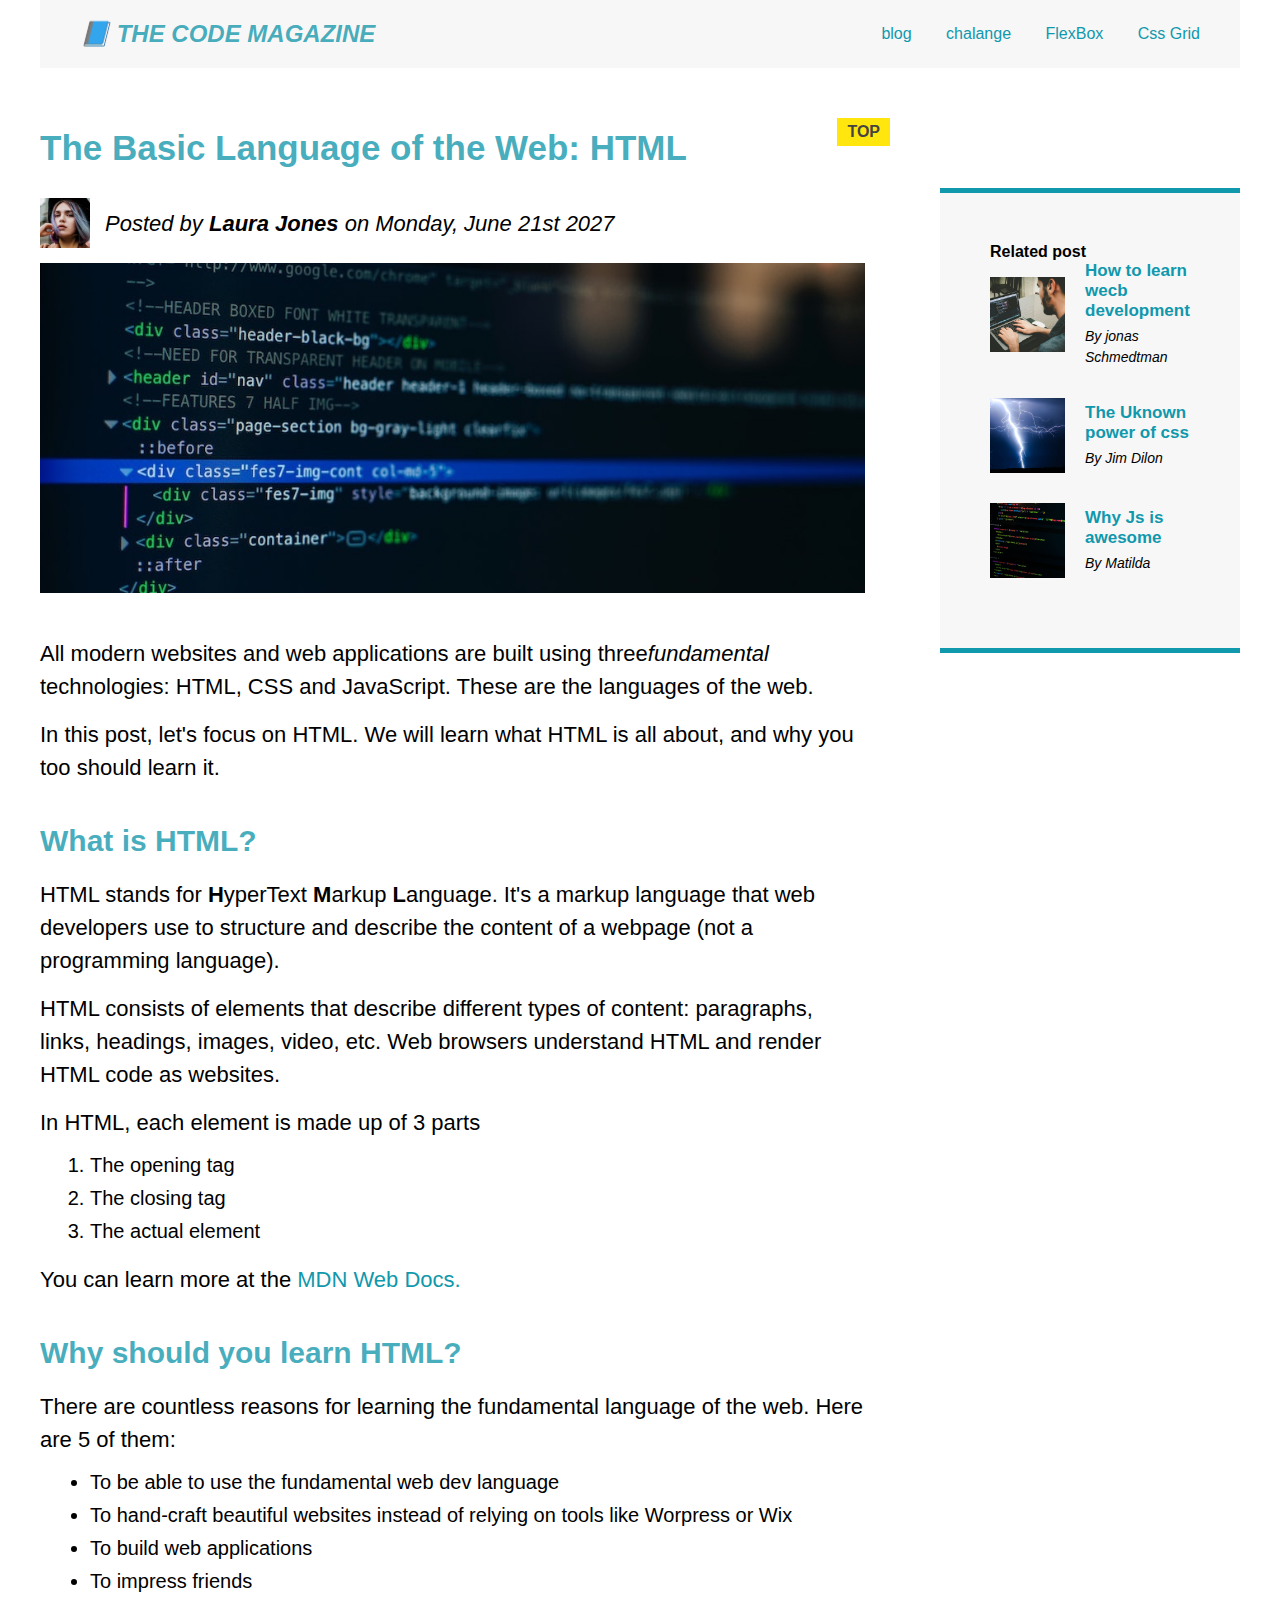
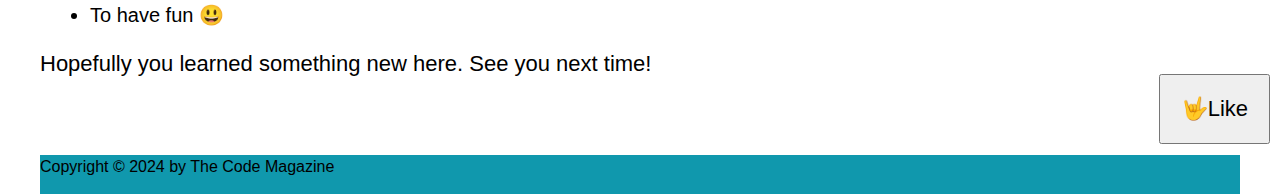
<file: index.html>
<!DOCTYPE html>
<html lang="en">
  <head>
    <meta charset="UTF-8" />

    <title>Basic language web of html</title>
    <link rel="stylesheet" href="style.css" />
  </head>
  <body>
    <div class="container">
      <header class="mainHeader clearfix">
        <h1>📘 The Code Magazine</h1>

        <nav>
          <a href="blog.html">blog</a>
          <a href="challenge.html">chalange</a>
          <a href="flexbox.html">FlexBox</a>
          <a href="css-grid.html">Css Grid</a>
        </nav>
      </header>
      <!-- <div class="clear"></div> -->
      <!-- <div class="row"> -->
      <article>
        <header class="postheader">
          <h2>The Basic Language of the Web: HTML</h2>
          <div class="author-box">
            <img
              src="image/laura-jones.jpg"
              class="author-img"
              height="50"
              width="50"
              alt=""
            />
            <p id="author" class="author">
              Posted by <strong>Laura Jones </strong>on Monday, June 21st 2027
            </p>
          </div>
          <img
            src="image/post-img.jpg"
            class="postimg"
            width="'500px"
            height="200px"
            alt=""
          />
        </header>
        <button>🤟Like</button>
        <p>
          All modern websites and web applications are built using three<em
            >fundamental</em
          >
          technologies: HTML, CSS and JavaScript. These are the languages of the
          web.
        </p>
        <p>
          In this post, let's focus on HTML. We will learn what HTML is all
          about, and why you too should learn it.
        </p>
        <h3>What is HTML?</h3>
        <p>
          HTML stands for <strong>H</strong>yperText <strong>M</strong>arkup
          <strong>L</strong>anguage. It's a markup language that web developers
          use to structure and describe the content of a webpage (not a
          programming language).
        </p>
        <p>
          HTML consists of elements that describe different types of content:
          paragraphs, links, headings, images, video, etc. Web browsers
          understand HTML and render HTML code as websites.
        </p>
        <p>In HTML, each element is made up of 3 parts</p>
        <ol>
          <li class="first-li">The opening tag</li>
          <li>The closing tag</li>
          <li>The actual element</li>
        </ol>
        <p>
          You can learn more at the
          <a href="https://developer.mozilla.org/en-US/" target="_blank"
            >MDN Web Docs.</a
          >
        </p>

        <h3>Why should you learn HTML?</h3>

        <p>
          There are countless reasons for learning the fundamental language of
          the web. Here are 5 of them:
        </p>

        <ul>
          <li class="first-li">
            To be able to use the fundamental web dev language
          </li>
          <li>
            To hand-craft beautiful websites instead of relying on tools like
            Worpress or Wix
          </li>
          <li>To build web applications</li>
          <li>To impress friends</li>
          <li>To have fun 😃</li>
        </ul>

        <p>Hopefully you learned something new here. See you next time!</p>
      </article>
      <aside>
        <h4>Related post</h4>
        <ul class="item">
          <li class="item-post">
            <img src="image/related-1.jpg" aclt="" width="75" height="75" />
            <div>
              <a href="" class="related-link">How to learn wecb development</a>

              <p class="related-author">By jonas Schmedtman</p>
            </div>
          </li>
          <li class="item-post">
            <img src="image/related-2.jpg" aclt="" width="75" height="75" />
            <div>
              <a href="" class="related-link">The Uknown power of css</a>
              <p class="related-author">By Jim Dilon</p>
            </div>
          </li>
          <li class="item-post">
            <img src="image/related-3.jpg" aclt="" width="75" height="75" />
            <div>
              <a href="" class="related-link">Why Js is awesome</a>
              <p class="related-author">By Matilda</p>
            </div>
          </li>
        </ul>
      </aside>
      <!-- </div> -->
      <footer>
        <p id="copy" class="copy" class="text">
          Copyright &copy; 2024 by The Code Magazine
        </p>
      </footer>
    </div>
  </body>
</html>
</file>
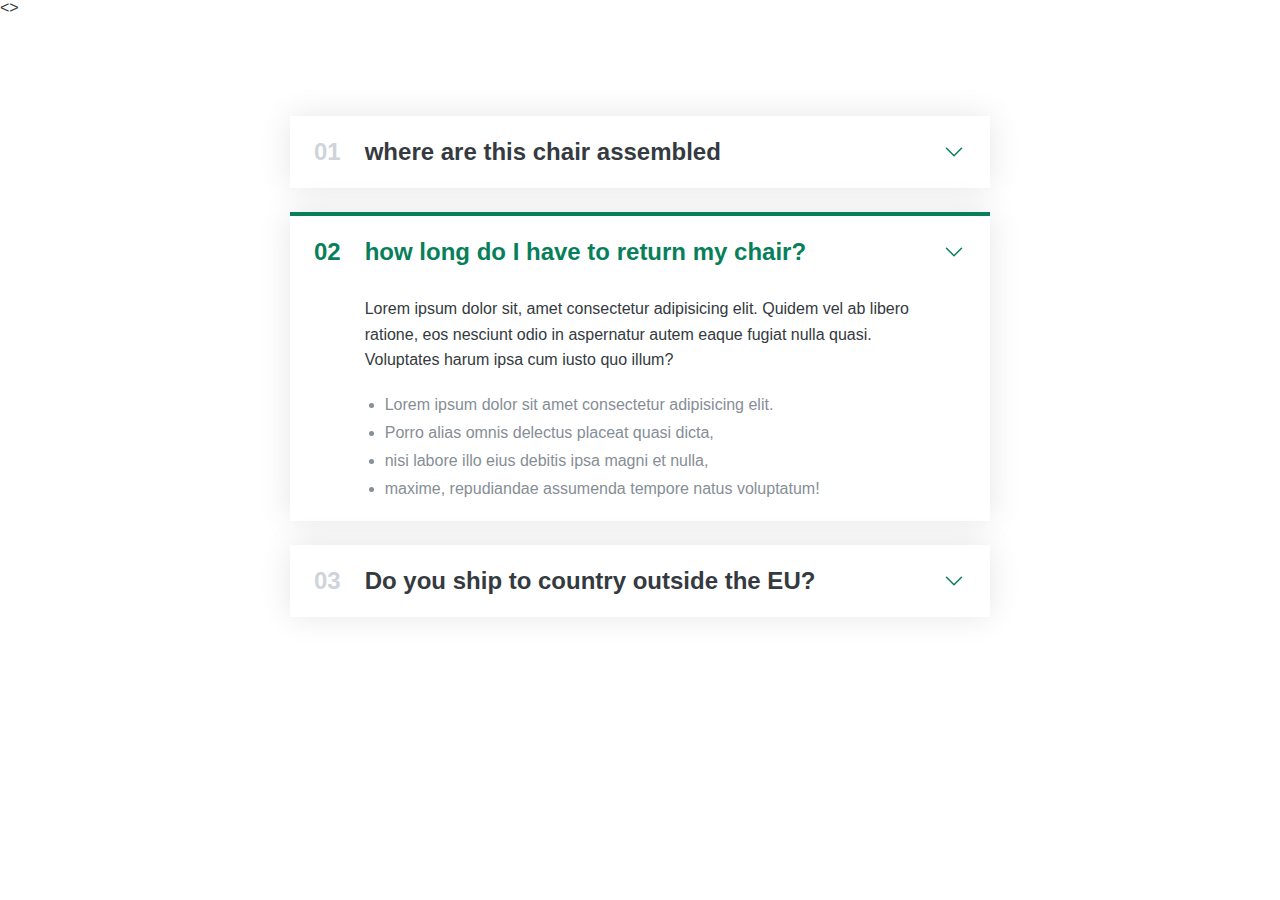
<file: blog.html>
<!DOCTYPE html>
<html lang="en">
  <>
    <meta charset="UTF-8" />
    <meta http-equiv="X-UA-Compatible" content="IE=edge" />
    <meta name="viewport" content="width=device-width, initial-scale=1.0" />
    <title>arcordian component post</title>
    <style>
      /*
SPACING SYSTEM (px)
2 / 4 / 8 / 12 / 16 / 24 / 32 / 48 / 64 / 80 / 96 / 128

FONT SIZE SYSTEM (px)
10 / 12 / 14 / 16 / 18 / 20 / 24 / 30 / 36 / 44 / 52 / 62 / 74 / 86 / 98
*/

/* colors
#099268
 main color: #087f5b 
 gray color #343a40*/

 * {
  margin: 0;
  padding: 0;
  box-sizing: border-box;
}

/* ------------------------ */
/* GENERAL STYLES */
/* ------------------------ */
body {
  font-family: sans-serif;
  color: #343a40;
  line-height: 1;
  /* border-bottom: 8px solid #087f5b; */
}
.accordian{
  width: 700px;
  margin: 100px auto;

  display: flex;
  flex-direction: column;
  gap: 24px;

}
.item{
box-shadow: 0 0 32px rgba(0, 0, 0, 0.1);
padding: 24px;

display: grid;
grid-template-columns:auto 1fr auto;
column-gap: 24px;
row-gap: 32px;
align-items: center;


}
.number, .text{
  font-size: 24px;
  font-weight: 600;
  /* color:  #087f5b; */
color: #343a40;
}
.number{
  color: #ced4da;
}
.icon{
  width: 24px;
  height: 24px;
  stroke: #087f5b;

}
.hidden-box{
  grid-column: 2;
  display: none;
}
.hidden-box p{
line-height: 1.6;
margin-bottom: 24px;
}
 .hidden-box ul{
  color: #868e96;
  margin-left: 20px;
  display: flex;
  flex-direction: column;
  gap: 12px;
 }

 /* OPEN STATES */

 .open{
  border-top:4px solid #087f5b
 }
 .open .hidden-box{
  display: block;
 }
 .open .number , .open .text{
  color: #087f5b;
 }
    </style>
  </head>
  <body>
    <!-- <a href="index.html">BACKHome</a> -->

    
    <div class="accordian">
      <div class="item">
      
        <p class="number">01</p>
        <p class="text">where are this chair assembled</p>
        
        <svg xmlns="http://www.w3.org/2000/svg" fill="none"
        viewBox="0 0 24 24" stroke-width="1.5"
        stroke="currentColor" class="icon">
        <path
        stroke-linecap="round"
        stroke-linejoin="round"
        d="M19.5 8.25l-7.5 7.5-7.5-7.5" />
      </svg>
      
      <div class="hidden-box">
        <p>
          Lorem ipsum dolor sit,
          amet consectetur adipisicing elit.
          Quidem vel ab libero ratione,
          eos nesciunt odio in aspernatur autem eaque fugiat nulla quasi.
          Voluptates harum ipsa cum iusto quo illum?
        </p>
        <ul>
          <li>Lorem ipsum dolor sit amet consectetur adipisicing elit.</li>
          <li>Porro alias omnis delectus placeat quasi dicta,</li>
          <li> nisi labore illo eius debitis ipsa magni et nulla,</li>
          <li> maxime, repudiandae assumenda tempore natus voluptatum!</li>
        </ul>
      </div>
    </div>
    
      <div class="item open">
      
        <p class="number">02</p>
        
        <p class="text">how long do I have to return my chair?</p>
        <svg xmlns="http://www.w3.org/2000/svg" fill="none"
        viewBox="0 0 24 24" stroke-width="1.5"
        stroke="currentColor" class="icon">
        <path
        stroke-linecap="round"
        stroke-linejoin="round"
        d="M19.5 8.25l-7.5 7.5-7.5-7.5" />
      </svg>
      
      <div class="hidden-box">
        <p>
          Lorem ipsum dolor sit,
          amet consectetur adipisicing elit.
          Quidem vel ab libero ratione,
          eos nesciunt odio in aspernatur autem eaque fugiat nulla quasi.
          Voluptates harum ipsa cum iusto quo illum?
      </p>
      <ul>
        <li>Lorem ipsum dolor sit amet consectetur adipisicing elit.</li>
        <li>Porro alias omnis delectus placeat quasi dicta,</li>
        <li> nisi labore illo eius debitis ipsa magni et nulla,</li>
        <li> maxime, repudiandae assumenda tempore natus voluptatum!</li>
      </ul>
    </div>
  </div>


      <div class="item">
      
        <p class="number">03</p>
        <p class="text">Do you ship to country outside the  EU?</p>

    <svg xmlns="http://www.w3.org/2000/svg" fill="none"
     viewBox="0 0 24 24" stroke-width="1.5"
      stroke="currentColor" class="icon">
      <path
       stroke-linecap="round"
       stroke-linejoin="round"
        d="M19.5 8.25l-7.5 7.5-7.5-7.5" />
    </svg>
    
    <div class="hidden-box">
      <p>
        Lorem ipsum dolor sit,
        amet consectetur adipisicing elit.
        Quidem vel ab libero ratione,
        eos nesciunt odio in aspernatur autem eaque fugiat nulla quasi.
        Voluptates harum ipsa cum iusto quo illum?
      </p>
      <ul>
        <li>Lorem ipsum dolor sit amet consectetur adipisicing elit.</li>
        <li>Porro alias omnis delectus placeat quasi dicta,</li>
        <li> nisi labore illo eius debitis ipsa magni et nulla,</li>
        <li> maxime, repudiandae assumenda tempore natus voluptatum!</li>
      </ul>
    </div>
  </div>
    </div>
  </body>
</html>
</file>
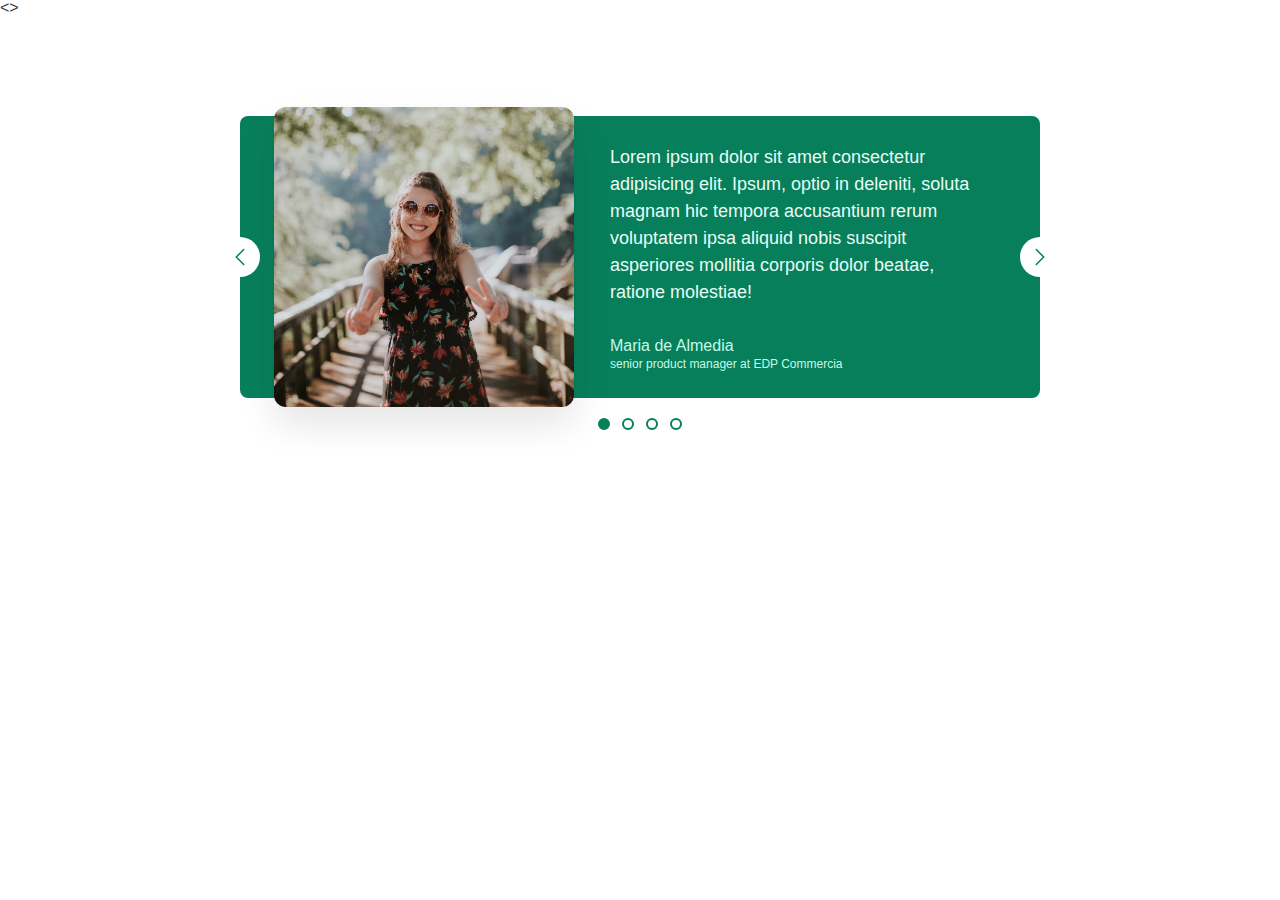
<file: carousel.html>
<!DOCTYPE html>
<html lang="en">
  <>
    <meta charset="UTF-8" />
    <meta http-equiv="X-UA-Compatible" content="IE=edge" />
    <meta name="viewport" content="width=device-width, initial-scale=1.0" />
    <title> caeroselcomponent post</title>
    <style>
      /*
SPACING SYSTEM (px)
2 / 4 / 8 / 12 / 16 / 24 / 32 / 48 / 64 / 80 / 96 / 128

FONT SIZE SYSTEM (px)
10 / 12 / 14 / 16 / 18 / 20 / 24 / 30 / 36 / 44 / 52 / 62 / 74 / 86 / 98
*/

/* colors
#099268
 main color: #087f5b 
 gray color #343a40*/

 * {
  margin: 0;
  padding: 0;
  box-sizing: border-box;
}

/* ------------------------ */
/* GENERAL STYLES */
/* ------------------------ */
body {
  font-family: sans-serif;
  color: #343a40;
  line-height: 1;
  /* border-bottom: 8px solid #087f5b; */}
  img{
    height: 200px;
    border-radius: 8px;
    transform: scale(1.5);
    box-shadow: 0 12px 24px rgba(0, 0, 0, 0.1);
  }

  .carousel{
    width: 800px;
    margin: 100px auto;
    background-color:#087f5b ;
    border-radius: 8px;
    color: #fff;
    padding:28px 46px 28px 84px;
    display: flex;
    align-items: center;
    gap: 86px;
    position: relative;
  }

  .testimonial-text{
    font-size: 18px;
    font-weight: 500;
    line-height: 1.5;
    margin-bottom: 32px;
    color: #e6fcf5;

  }
.testimonial-author{
  font: 14px;
  margin-bottom: 4px;
  color: #c3fae8;


}
.testimonial-job{
font-size: 12px;
color: #c3fae8;
}

/* d\controls */
.btn{
  background-color: #fff;
  border: none;
  height:40px;
  width:40px ;
  border-radius: 50%;
  position: absolute;
 
 cursor: pointer;
  display: flex;
  align-items: center;
  justify-content: center;
}
.btn--left{
/* in t=relation to parent element */
  left: 0;
  top: 50%;
  /* in relation to element itself */
 transform: translate(-50%, -50%);
}
.btn--right{
  right: 0;
  top: 50%;
  transform: translate(50%, -50%);
}
.btn-icon{
  height: 24px;
  width: 24px;
  stroke: #087f5b;
}
.dots{
position:absolute ;
left: 50%;
bottom: 0;
transform: translate(-50%,32px);

display: flex;

gap: 12px;

}
.dot{
  height: 12px;
  width: 12px;
  background-color: #fff;
  border: 2px solid #087f5b;
  border-radius: 50%;
  cursor: pointer;
}
.dot--fill{
  background: #087f5b;
}
    </style>
  </head>
  <body>
    <div class="carousel">
      <img src="image/maria.jpg" alt="">
      <blockquote class="testimonial">
        <p class="testimonial-text">

          Lorem ipsum dolor sit amet consectetur adipisicing elit. 
          Ipsum, optio in deleniti, soluta magnam hic tempora accusantium
          rerum voluptatem ipsa aliquid nobis suscipit asperiores mollitia corporis dolor beatae, ratione molestiae!
        </p>
        <p class="testimonial-author">
          Maria de Almedia
        </p>
        <p class="testimonial-job">
          senior product manager at EDP Commercia
        </p>
      </blockquote>
      <button class="btn btn--left">
        <svg xmlns="http://www.w3.org/2000/svg" 
        fill="none" 
        viewBox="0 0 24 24" 
        stroke-width="1.5" stroke="currentColor"
         class="btn-icon">
          <path stroke-linecap="round"
           stroke-linejoin="round"
            d="M15.75 19.5L8.25 12l7.5-7.5" />
        </svg>
        
      </button>
      <button class="btn btn--right">
        <svg xmlns="http://www.w3.org/2000/svg" 
        fill="none" viewBox="0 0 24 24" 
        stroke-width="1.5" stroke="currentColor" 
        class="btn-icon">
          <path stroke-linecap="round" 
          stroke-linejoin="round"
           d="M8.25 4.5l7.5 7.5-7.5 7.5" />
        </svg>
        
      </button>
      <div class="dots">
        <button class="dot dot--fill">&nbsp;</button>
        <button class="dot">&nbsp;</button>
        <button class="dot">&nbsp;</button>
        <button class="dot">&nbsp;</button>
      </div>
    </div>
    
  </body>
</html>
</file>
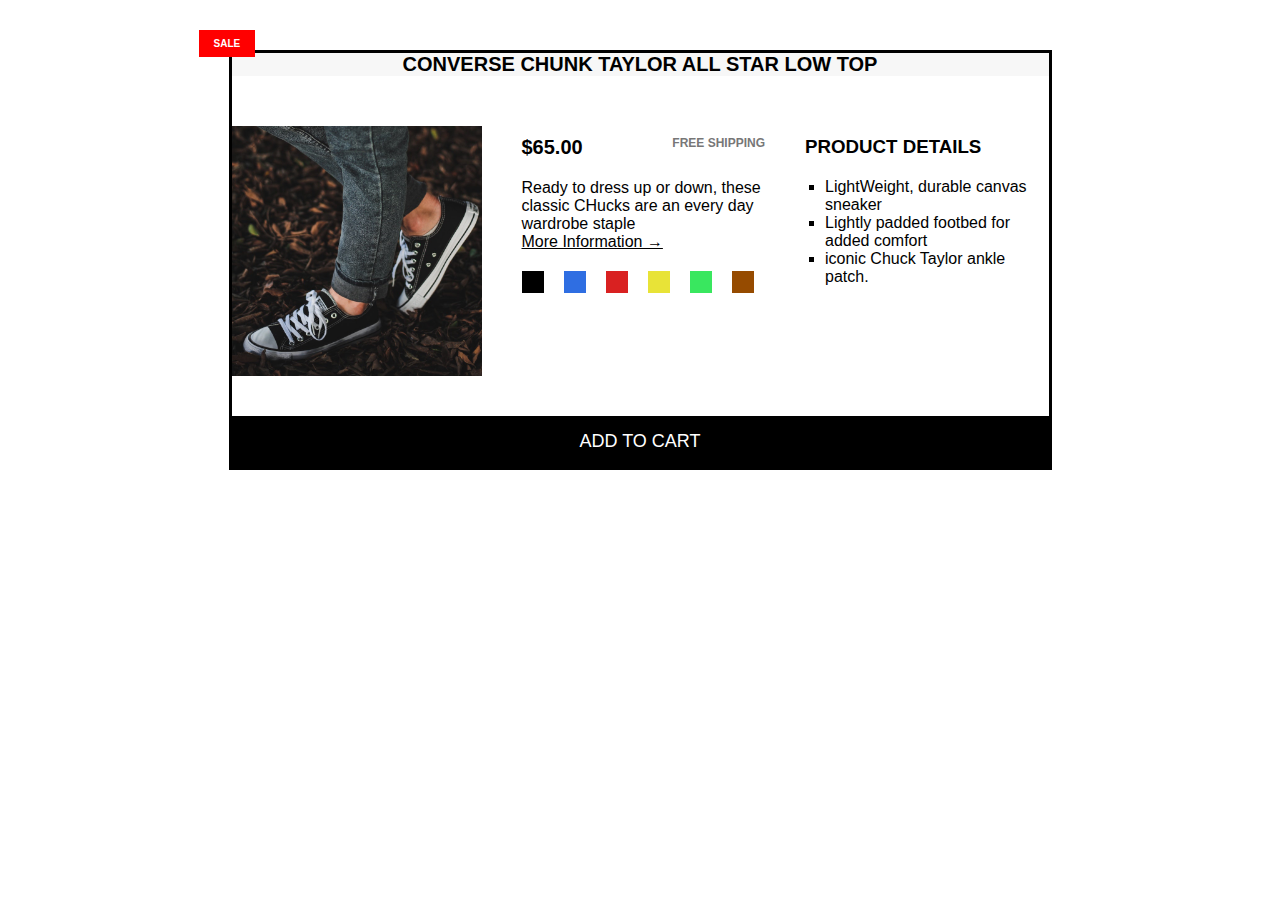
<file: challenge.html>
<!DOCTYPE html>
<html lang="en">
  <head>
    <meta charset="UTF-8" />
    <meta http-equiv="X-UA-Compatible" content="IE=edge" />
    <meta name="viewport" content="width=device-width, initial-scale=1.0" />
    <title>Challenge</title>
    <link rel="stylesheet" href="challenge.css" />
  </head>
  <body>
    <article class="product">
      <h2 class="product-title">Converse Chunk Taylor all Star Low Top</h2>
      <!-- <div class="column"> -->
      <img src="image/challenges.jpg" height="250" width="250" class="img" />
      <div class="product-info">
        <div class="product-price">
          <p class="fee"><strong> $65.00 </strong></p>
          <p class="free">Free Shipping</p>
        </div>
        <p class="sales">sale</p>
        <p>
          Ready to dress up or down, these classic CHucks are an every day
          wardrobe staple
        </p>
        <a href="www.converse.com.au" class="more-info"
          >More Information &rarr;
        </a>

        <div class="colors">
          <div class="color"></div>
          <div class="color color-blue"></div>
          <div class="color color-red"></div>
          <div class="color color-yellow"></div>
          <div class="color color-green"></div>
          <div class="color color-brown"></div>
        </div>
      </div>
      <div class="product-detail">
        <h3 class="title">product details</h3>
        <ul class="list">
          <li>LightWeight, durable canvas sneaker</li>
          <li>Lightly padded footbed for added comfort</li>
          <li>iconic Chuck Taylor ankle patch.</li>
        </ul>
      </div>
      <!-- </div> -->
      <button class="add-cart">add to cart</button>
    </article>
  </body>
</html>
</file>
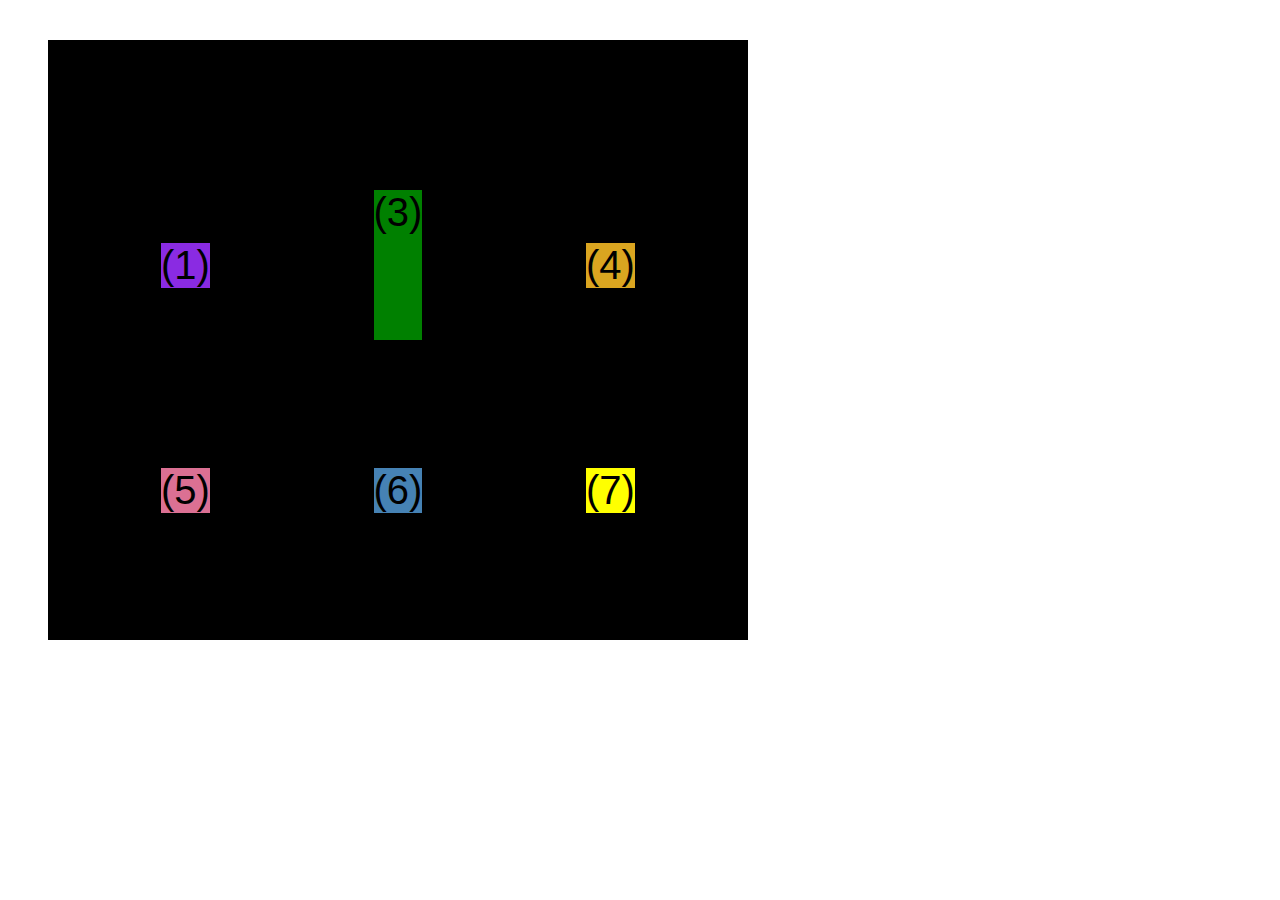
<file: css-grid.html>
<!DOCTYPE html>
<html lang="en">
  <head>
    <meta charset="UTF-8" />
    <meta http-equiv="X-UA-Compatible" content="IE=edge" />
    <meta name="viewport" content="width=device-width, initial-scale=1.0" />
    <title>CSS Grid</title>
    <style>
      .el--1 {
        background-color: blueviolet;
      }
      .el--2 {
        background-color: orangered;
      }
      .el--3 {
        background-color: green;
        height: 150px;
      }
      .el--4 {
        background-color: goldenrod;
      }
      .el--5 {
        background-color: palevioletred;
      }
      .el--6 {
        background-color: steelblue;
      }
      .el--7 {
        background-color: yellow;
      }
      .el--8 {
        background-color: crimson;
      }

      .container--1 {
        /* STARTER */

        font-family: sans-serif;
        background-color: #ddd;
        font-size: 30px;
        margin: 40px;

        /* CSS GRID */
        display: grid;
        /* grid-template-rows: 160px 120px; */
        /* grid-template-columns: 1fr 1fr 1fr 1fr; */
        grid-template-columns: repeat(4, 1fr);
        grid-template-rows: 1fr 1fr;
        /* gap: 20px; */
        column-gap: 20px;
        row-gap: 40px;
        display: none;
      }
      .el--8 {
        grid-column: 2/3;
        grid-row: 1/2;
      }
      .el--2 {
        grid-column: 1/-1;
        grid-row: 2/3;
      }
      /* .el--4 { */
      /* grid-column: 3/4; */
      /* grid-row: 2/3; */

      /* .el--2 { */
      /* grid-column: 1/-2; */
      /* grid-row: 2; */

      /* } */

      .container--2 {
        /* STARTER */
        font-family: sans-serif;
        background-color: black;
        font-size: 40px;
        margin: 40px;

        width: 700px;
        height: 600px;

        /* CSS GRID */
        display: grid;
        grid-template-columns: 125px 200px 125px;
        grid-template-rows: 250px 100px;
        gap: 50px;
        /* Aligning tracks inside the container */
        justify-content: center;
        align-content: center;
        /* justify-content: space-between; */

        /* align item INside cells:display:
         moving items around inside cell; */
        align-items: center;
        justify-items: center;
      }
    </style>
  </head>
  <body>
    <div class="container--1">
      <div class="el el--1">(1) HTML</div>
      <div class="el el--2">(2) and</div>
      <div class="el el--3">(3) CSS</div>
      <div class="el el--4">(4) are</div>
      <div class="el el--5">(5) amazing</div>
      <div class="el el--6">(6) languages</div>
      <!-- <div class="el el--7">(7) to</div> -->
      <div class="el el--8">(8) learn</div>
    </div>

    <div class="container--2">
      <div class="el el--1">(1)</div>
      <div class="el el--3">(3)</div>
      <div class="el el--4">(4)</div>
      <div class="el el--5">(5)</div>
      <div class="el el--6">(6)</div>
      <div class="el el--7">(7)</div>
    </div>
  </body>
</html>
</file>
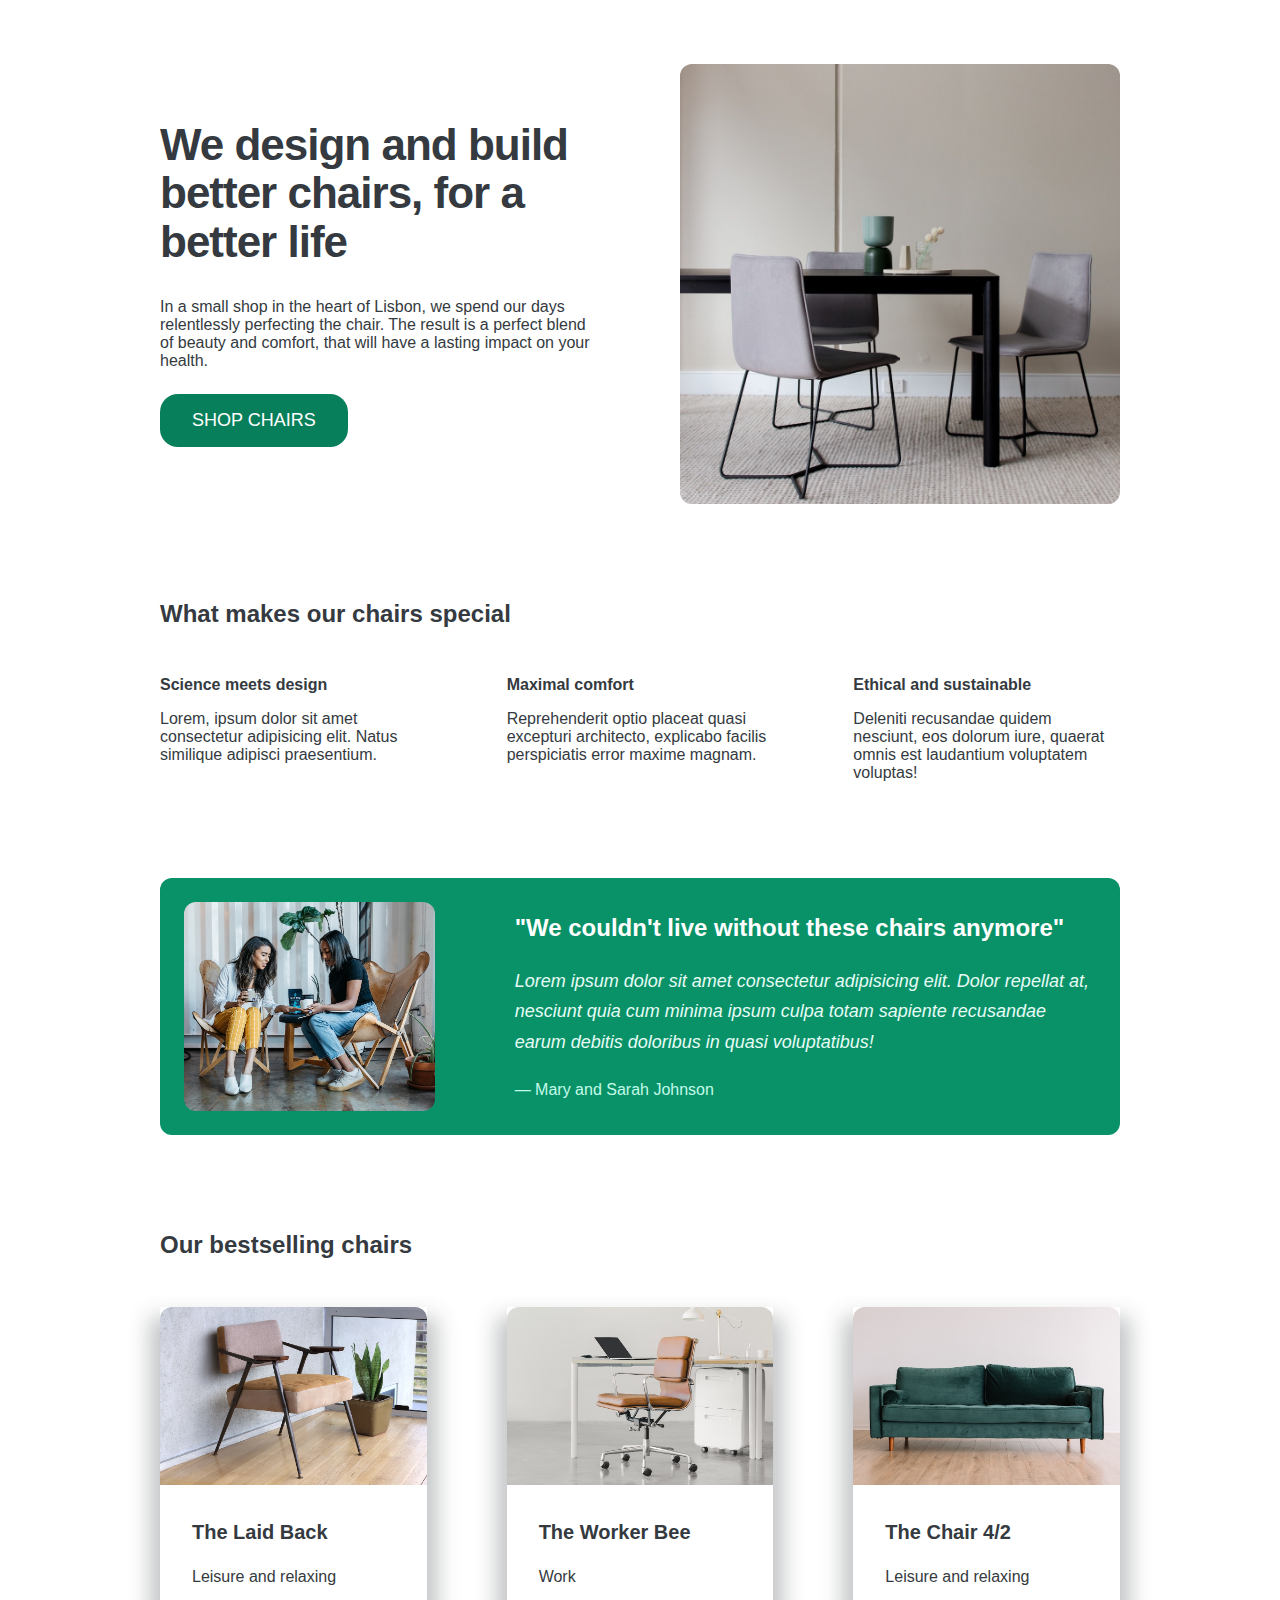
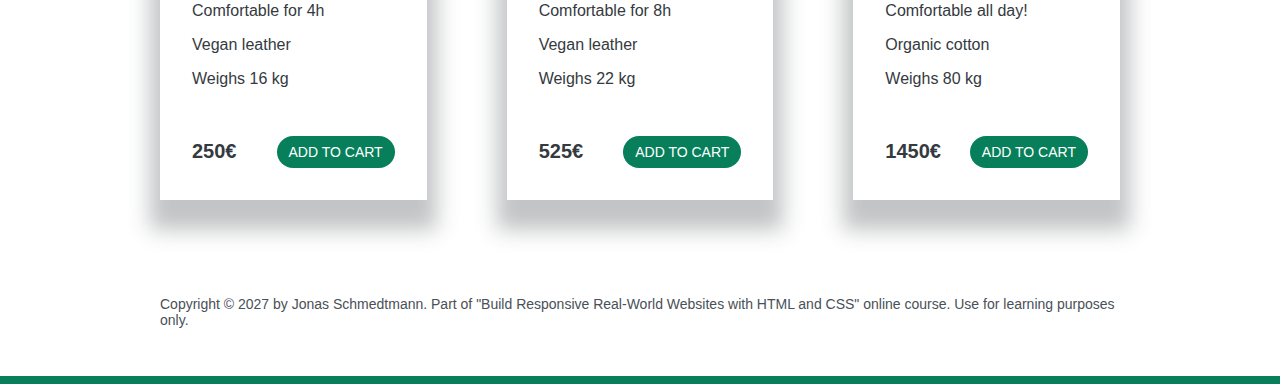
<file: design.html>
<!DOCTYPE html>
<html lang="en">
  <head>
    <meta charset="UTF-8" />
    <meta http-equiv="X-UA-Compatible" content="IE=edge" />
    <meta name="viewport" content="width=device-width, initial-scale=1.0" />

    <link rel="stylesheet" href="design.css" />
    <title>Lisbon Chair Shop</title>
  </head>
  <body>
    <div class="container">
      <header>
        <div class="header-text-box">
          <h1>We design and build better chairs, for a better life</h1>
          <p class="header-text">
            In a small shop in the heart of Lisbon, we spend our days
            relentlessly perfecting the chair. The result is a perfect blend of
            beauty and comfort, that will have a lasting impact on your health.
          </p>
          <a class="btn btn--big" href="#">Shop chairs</a>
        </div>
        <img src="image/hero.jpg" alt="Photo" />
      </header>

      <section>
        <h2>What makes our chairs special</h2>
        <div class="grid-3-cols">
          <div>
            <p class="features-title"><strong>Science meets design</strong></p>
            <p class="features-text">
              Lorem, ipsum dolor sit amet consectetur adipisicing elit. Natus
              similique adipisci praesentium.
            </p>
          </div>

          <div>
            <p class="features-title">
              <strong>Maximal comfort</strong>
            </p>
            <p class="features-text">
              Reprehenderit optio placeat quasi excepturi architecto, explicabo
              facilis perspiciatis error maxime magnam.
            </p>
          </div>

          <div>
            <p class="features-title">
              <strong>Ethical and sustainable</strong>
            </p>
            <p class="features-text">
              Deleniti recusandae quidem nesciunt, eos dolorum iure, quaerat
              omnis est laudantium voluptatem voluptas!
            </p>
          </div>
        </div>
      </section>

      <section class="testimonial-section">
        <div class="grid-3-cols">
          <img src="image/customers.jpg" alt="People sitting on chairs" />
          <div class="testimonial-box">
            <h2>"We couldn't live without these chairs anymore"</h2>
            <blockquote class="testimonial-text">
              Lorem ipsum dolor sit amet consectetur adipisicing elit. Dolor
              repellat at, nesciunt quia cum minima ipsum culpa totam sapiente
              recusandae earum debitis doloribus in quasi voluptatibus!
            </blockquote>
            <p class="testimonial-author">&mdash; Mary and Sarah Johnson</p>
          </div>
        </div>
      </section>

      <section>
        <h2>Our bestselling chairs</h2>
        <div class="grid-3-cols">
          <figure class="chair">
            <img src="image/chair-1.jpg" alt="Chair" />
            <div class="chair-box">
              <h3>The Laid Back</h3>
              <ul class="chair-details">
                <li>
                  <!-- Span is a generic INLINE text element, it doesn't have any meaning. It's like a div element, but inline -->
                  <span>Leisure and relaxing</span>
                </li>
                <li>
                  <span>Comfortable for 4h</span>
                </li>
                <li>
                  <span>Vegan leather</span>
                </li>
                <li>
                  <span>Weighs 16 kg</span>
                </li>
              </ul>
              <div class="chair-price">
                <strong>250€</strong>
                <a href="#" class="btn btn--small">Add to cart</a>
              </div>
            </div>
          </figure>

          <figure class="chair">
            <img src="image/chair-2.jpg" alt="Chair" />
            <div class="chair-box">
              <h3>The Worker Bee</h3>
              <ul class="chair-details">
                <li>
                  <span>Work</span>
                </li>
                <li>
                  <span>Comfortable for 8h</span>
                </li>
                <li>
                  <span>Vegan leather</span>
                </li>
                <li>
                  <span>Weighs 22 kg</span>
                </li>
              </ul>
              <div class="chair-price">
                <strong>525€</strong>
                <a href="#" class="btn btn--small">Add to cart</a>
              </div>
            </div>
          </figure>

          <figure class="chair">
            <img src="image/chair-3.jpg" alt="Chair" />
            <div class="chair-box">
              <h3>The Chair 4/2</h3>
              <ul class="chair-details">
                <li>
                  <span>Leisure and relaxing</span>
                </li>
                <li>
                  <span>Comfortable all day!</span>
                </li>
                <li>
                  <span>Organic cotton</span>
                </li>
                <li>
                  <span>Weighs 80 kg</span>
                </li>
              </ul>
              <div class="chair-price">
                <strong>1450€</strong>
                <a href="#" class="btn btn--small">Add to cart</a>
              </div>
            </div>
          </figure>
        </div>
      </section>

      <footer>
        Copyright &copy; 2027 by Jonas Schmedtmann. Part of "Build Responsive
        Real-World Websites with HTML and CSS" online course. Use for learning
        purposes only.
      </footer>
    </div>
  </body>
</html>
</file>
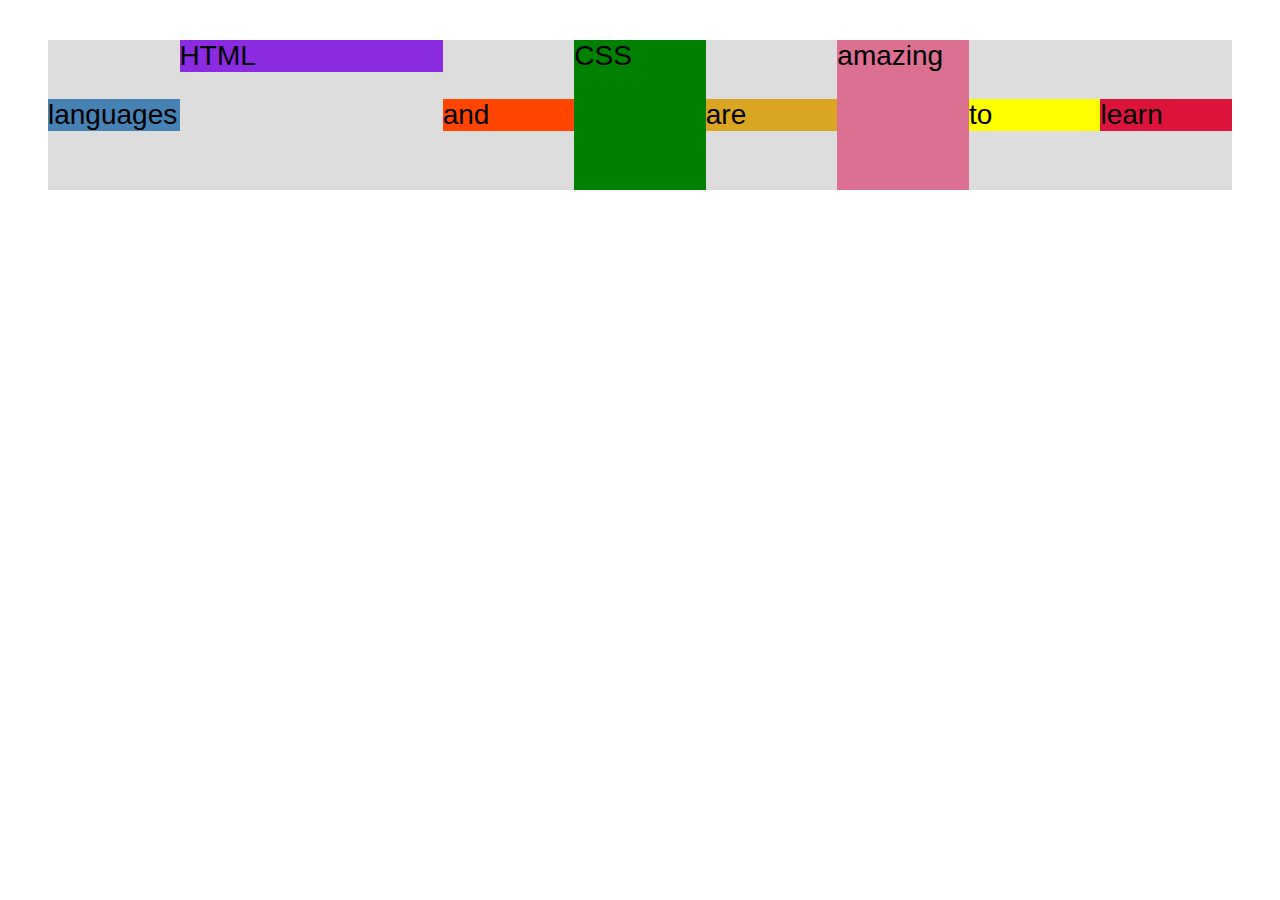
<file: flexbox.html>
<!DOCTYPE html>
<html lang="en">
  <head>
    <meta charset="UTF-8" />
    <meta http-equiv="X-UA-Compatible" content="IE=edge" />
    <meta name="viewport" content="width=device-width, initial-scale=1.0" />
    <title>Flexbox</title>
    <style>
      .el--1 {
        background-color: blueviolet;
      }
      .el--2 {
        background-color: orangered;
      }
      .el--3 {
        background-color: green;
        height: 150px;
      }
      .el--4 {
        background-color: goldenrod;
      }
      .el--5 {
        background-color: palevioletred;
      }
      .el--6 {
        background-color: steelblue;
      }
      .el--7 {
        background-color: yellow;
      }
      .el--8 {
        background-color: crimson;
      }

      .container {
        /* STARTER */
        font-family: sans-serif;
        background-color: #ddd;
        font-size: 28px;
        margin: 40px;

        /* FLEXBOX */
        display: flex;
        align-items: center;
        justify-content: flex-start;
        /* gap: 12px; */
      }
      .el {
        /* DEFAULT */
        /* flex-grow: 0; */
        /* flex-shrink: 1; */
        /* flex-basis: auto; */
        flex: 1;
      }
      .el--1 {
        align-self: flex-start;
        /* order: 2; */
        flex-grow: 2;
      }
      .el--5 {
        align-self: stretch;
        /* order: 1; */
      }
      .el--6 {
        order: -1;
      }
    </style>
  </head>
  <body>
    <div class="container">
      <div class="el el--1">HTML</div>
      <div class="el el--2">and</div>
      <div class="el el--3">CSS</div>
      <div class="el el--4">are</div>
      <div class="el el--5">amazing</div>
      <div class="el el--6">languages</div>
      <div class="el el--7">to</div>
      <div class="el el--8">learn</div>
    </div>
  </body>
</html>
</file>
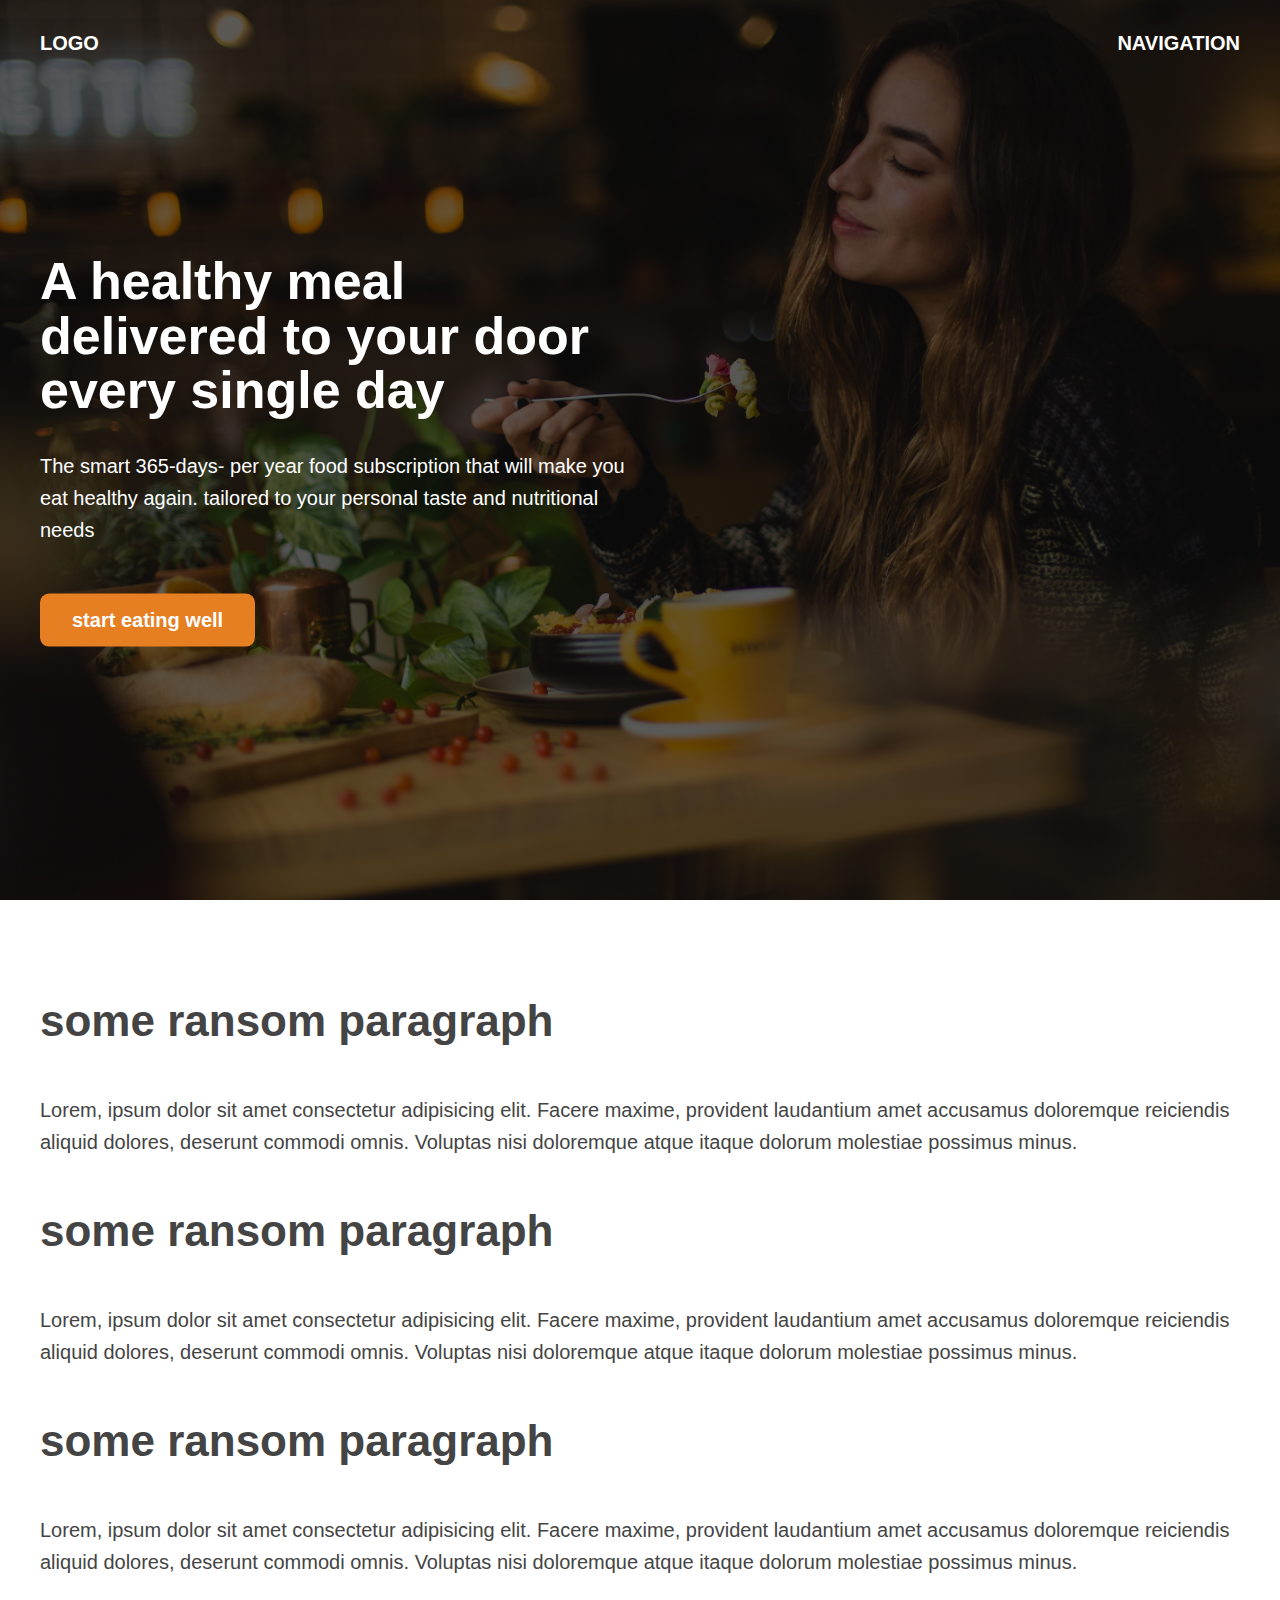
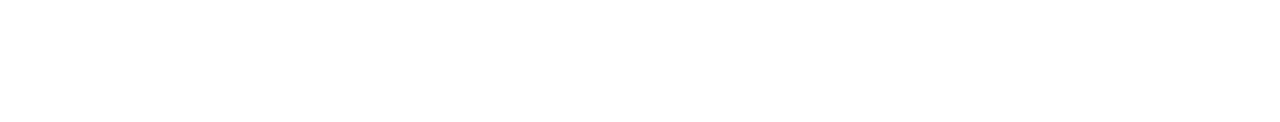
<file: hero.html>
<!DOCTYPE html>
<html lang="en">
  <head>
    <meta charset="UTF-8" />
    <meta http-equiv="X-UA-Compatible" content="IE=edge" />
    <meta name="viewport" content="width=device-width, initial-scale=1.0" />
    <title>OMNIFOOD HERO SECTION</title>
    <style>
      html {
        font-family: sans-serif;
        color: #444;
      }
      * {
        margin: 0;
        padding: 0;
        box-sizing: border-box;
      }
      .container {
        margin: 0 auto;
        width: 1200px;
      }
      header {
        height: 100vh;
        /* background-color: orangered; */
        position: relative;
        color: #fff;
        background-image: linear-gradient(
            rgba(0, 0, 0, 0.607),
            rgba(0, 0, 0, 0.596)
          ),
          url(image/hero-1.jpg);
        background-size: cover;
      }

      nav {
        font-size: 20px;
        font-weight: 700;
        display: flex;
        justify-content: space-between;
        padding-top: 32px;
        /* background-color: green; */
      }
      .header-container {
        line-height: 1.05;
        width: 1200px;
        position: absolute;
        left: 50%;
        top: 50%;
        /* background-color: gold; */
        transform: translate(-50%, -50%);
      }
      .header-container-inner {
        width: 50%;
        /* background-color: violet; */
      }

      h1 {
        margin-bottom: 32px;
        font-size: 52px;
      }
      p {
        font-size: 20px;
        line-height: 1.6;
        margin-bottom: 48px;
      }
      .btn:link,
      .btn:visited {
        font-size: 20px;
        font-weight: 600;
        background-color: #e67e22;
        color: #fff;
        text-decoration: none;
        display: inline-block;
        padding: 16px 32px;
        border-radius: 9px;
      }
      h2 {
        font-size: 44px;
        margin-bottom: 48px;
      }
      section {
        padding: 96px 0;
        /* mar */
      }
    </style>
  </head>
  <body>
    <header>
      <nav class="container">
        <div>LOGO</div>
        <div>NAVIGATION</div>
      </nav>
      <div class="header-container">
        <div class="header-container-inner">
          <h1>A healthy meal delivered to your door every single day</h1>
          <p>
            The smart 365-days- per year food subscription that will make you
            eat healthy again. tailored to your personal taste and nutritional
            needs
          </p>
          <a href="#" class="btn">start eating well </a>
        </div>
      </div>
    </header>
    <section>
      <div class="container">
        <h2>some ransom paragraph</h2>
        <p>
          Lorem, ipsum dolor sit amet consectetur adipisicing elit. Facere
          maxime, provident laudantium amet accusamus doloremque reiciendis
          aliquid dolores, deserunt commodi omnis. Voluptas nisi doloremque
          atque itaque dolorum molestiae possimus minus.
        </p>
      </div>
      <div class="container">
        <h2>some ransom paragraph</h2>
        <p>
          Lorem, ipsum dolor sit amet consectetur adipisicing elit. Facere
          maxime, provident laudantium amet accusamus doloremque reiciendis
          aliquid dolores, deserunt commodi omnis. Voluptas nisi doloremque
          atque itaque dolorum molestiae possimus minus.
        </p>
      </div>

      <div class="container">
        <h2>some ransom paragraph</h2>
        <p>
          Lorem, ipsum dolor sit amet consectetur adipisicing elit. Facere
          maxime, provident laudantium amet accusamus doloremque reiciendis
          aliquid dolores, deserunt commodi omnis. Voluptas nisi doloremque
          atque itaque dolorum molestiae possimus minus.
        </p>
      </div>
    </section>
  </body>
</html>
</file>
<file: challenge.css>
* {
  padding: 0;
  margin: 0;
}

body {
  font-family: sans-serif;
}
.product {
  border: 3px solid black;
  width: 817px;
  margin: 50px auto;
  position: relative;
  /* GRID */
  display: grid;
  grid-template-columns: 250px 1fr 1fr;
  gap: 40px;
}
.product-title {
  text-transform: uppercase;
  font-size: 20px;
  font-weight: bold;
  text-align: center;
  background-color: #f7f7f7;
  grid-column: 1/-1;
}
.fee {
  font-weight: bold;
  font-size: 20px;
}
.free {
  color: #777;
  text-transform: uppercase;
  font-size: 12px;
  font-weight: bold;
  /* margin-bottom:20px;  */
}
.img {
  margin-top: 10px;
}
.sales {
  background: red;
  padding: 8px 15px;
  font-size: 10px;
  font-weight: bold;
  color: white;
  text-align: center;
  text-transform: uppercase;
  display: inline-block;
  position: absolute;
  top: -23px;
  left: -33px;
}
.more-info:link,
.more-info:visited {
  color: #000;
}
.more-info:hover,
.more-info:active {
  text-decoration: none;
}
.color {
  background: #000;
  height: 22px;
  width: 22px;
}

.color-blue {
  background: #2f6ee2;
}
.color-red {
  background: #d92121;
}
.color-yellow {
  background: #e8e337;
}
.color-green {
  background: #39e75f;
}
.color-brown {
  background: #964b00;
}
.colors {
  /* display: inline; */
}
.title {
  text-transform: uppercase;
  margin-bottom: 20px;
  /* margin-top: 30px; */
}
.list {
  list-style: square;
  margin-left: 20px;
}
/*.list li{
  margin-bottom:10px;
}*/
.add-cart {
  background: black;
  color: white;
  text-transform: uppercase;
  border: none;
  font-size: 18px;
  cursor: pointer;
  padding: 15px;
  width: 100%;
  grid-column: 1/-1;
}

.add-cart:hover {
  background: #fff;
  color: black;
  text-transform: uppercase;
  font-size: 18px;
  border: none;
  cursor: pointer;
}

.container:first-child {
  background: black;
}
.container:last-child {
  background-color: brown;
}

/* FLEX */
/* .row{ */
/* display:flex; */
/* align-items: center; */
/* justify-content: center; */
/* } */
.colors {
  display: flex;
  align-items: center;
  gap: 20px;
  margin-top: 20px;
}
.product-price {
  display: flex;
  justify-content: space-between;
  margin-bottom: 20px;
}

.product-detail {
  flex: 1;
  margin-top: 20px;
}
.product-info {
  flex: 1;
  margin-top: 20px;
}
</file>
<file: design.css>
/*
SPACING SYSTEM (px)
2 / 4 / 8 / 12 / 16 / 24 / 32 / 48 / 64 / 80 / 96 / 128

FONT SIZE SYSTEM (px)
10 / 12 / 14 / 16 / 18 / 20 / 24 / 30 / 36 / 44 / 52 / 62 / 74 / 86 / 98
*/

/* colors
#099268
 main color: #087f5b 
 gray color #343a40*/

* {
  margin: 0;
  padding: 0;
  box-sizing: border-box;
}

/* ------------------------ */
/* GENERAL STYLES */
/* ------------------------ */
body {
  font-family: sans-serif;
  color: #343a40;
  border-bottom: 8px solid #087f5b;
}

.container {
  width: 960px;
  margin: 0 auto;
}

header,
section {
  margin-bottom: 96px;
}

h2 {
  margin-bottom: 48px;
}

.grid-3-cols {
  display: grid;
  grid-template-columns: repeat(3, 1fr);
  column-gap: 80px;
}

.btn:link,
.btn:visited {
  background-color: #087f5b;
  color: #fff;
  text-decoration: none;
  text-transform: uppercase;

  font-weight: 500px;
  border-radius: 18px;

  display: inline-block;
}
.btn:hover,
.btn:active {
  background-color: #099268;
}
.btn--big {
  padding: 16px 32px;
  font-size: 18px;
}
.btn--small {
  font-size: 14px;
  padding: 8px 12px;
}

/* ------------------------ */
/* COMPONENT STYLES */
/* ------------------------ */

/* HEADER */
header {
  display: grid;
  grid-template-columns: repeat(2, 1fr);
  column-gap: 80px;
  margin-top: 64px;
}

.header-text-box {
  align-self: center;
}

h1 {
  margin-bottom: 32px;
  font-size: 44px;
  line-height: 1.1;
  letter-spacing: -1px;
  /* text-shadow: 0 5px 3px  rgb(52, 58, 64, 0.3); ; */
}

.header-text {
  margin-bottom: 24px;
}

img {
  width: 100%;
  border-radius: 12px;
}

/* FEATURES */
.features-icon {
  margin-bottom: 24px;
}

.features-title {
  margin-bottom: 16px;
}

.features-text {
}

/* TESTIMONIAL */
.testimonial-section {
  background-color: #099268;
  color: #fff;
  padding: 24px;
  border-radius: 12px;
}

.testimonial-box {
  grid-column: 2 / -1;
  align-self: center;
}

.testimonial-box h2 {
  margin-bottom: 24px;
  font-size: 24px;
}

.testimonial-text {
  font-style: italic;
  font-size: 18px;
  line-height: 1.7;
  color: #e6fcf5;
  margin-bottom: 24px;
}

.testimonial-author {
  color: #c3fae8;
}

/* CHAIRS */
.chair {
  box-shadow: 0 20px 20px 10px rgb(52, 58, 64, 0.3);
}
.chair img {
  border-bottom-left-radius: 0;
  border-bottom-right-radius: 0;
}
.chair-box {
  padding: 32px;
}

h3 {
  margin-bottom: 24px;
  font-size: 20px;
}

.chair-details {
  list-style: none;
  margin-bottom: 48px;
}

.chair-details li {
  display: flex;
  align-items: center;
  gap: 12px;
  margin-bottom: 16px;
}

.chair-details li:last-child {
  margin-bottom: 0;
}

.chair-icon {
}

.chair-price {
  display: flex;
  justify-content: space-between;
  align-items: center;
  font-size: 20px;
}

footer {
  margin-bottom: 48px;
  font-size: 14px;
  color: #495057;
}
</file>
<file: style.css>
* {
  /* global reset */
  margin: 0;
  padding: 0;
  box-sizing: border-box;
}

body {
  font-family: sans-serif;
  position: relative;
}

.container {
  width: 1200px;
  /* margin-left: auto; */
  /* margin-right: Auto; */
  margin: 0 auto;
}

.mainHeader {
  background-color: #f7f7f7;
  padding: 20px 40px;
  /* margin-bottom: 60px; */
  /* height: 80px; */
}

nav {
  text-align: center;
}
/* SMALLER ELEMENT */
h1 {
  color: #1698accb;
  /*four property*/
  font-size: 24px;
  font-family: sans-serif;
  text-transform: uppercase;
  font-style: italic;
}

h2 {
  font-size: 35px;
  color: #1698accb;
  font-family: sans-serif;
  margin-bottom: 30px;
  position: relative;
}
.postheader {
  margin-bottom: 40px;
}

h3 {
  font-size: 30px;
  font-family: sans-serif;
  color: #1698accb;
  margin-bottom: 20px;
  margin-top: 40px;
}

h4:fi {
  font-size: 20px;
  font-family: sans-serif;
  text-transform: uppercase;
  text-align: center;
  color: #1698accb;
}
aside {
  background-color: #f7f7f7;
  border-top: 5px solid #1098ad;
  border-bottom: 5px solid #1098ad;
  padding: 50px;
  margin-top: 60px;
}

p {
  font-size: 22px;
  font-family: sans-serif;
  line-height: 1.5;
  margin-bottom: 15px;
}
#author {
  font-style: italic;
}
#copy {
  font-size: 16px;
}
/* .related-author { */
/* font-size: 18px; */
/* font-weight: bold; */
/* } */

.item {
  list-style: none;
  margin-left: 0;
}
ul,
ol {
  margin-left: 50px;
  margin-bottom: 20px;
}
li {
  font-size: 20px;
  margin-bottom: 10px;
}

li:last-child {
  margin-bottom: 0;
}

a:link {
  color: #1098ad;
  text-decoration: none;
}

a:visited {
  color: #1098ad;
}

a:hover {
  color: orangered;
  font-weight: bold;
  text-decoration: underline;
}

a:active {
  background-color: black;
  font-style: italic;
}
/* LVHA */
.postimg {
  width: 100%;
  height: auto;
}

nav a:link {
  /*background-color: orangered;
  margin: 20px;
  padding: 20px;
 display: block; */

  margin-right: 30px;
  /* margin-top: 10px; */
  display: inline-block;
}

nav a:link:last-child {
  margin-right: 0;
}

button {
  font-size: 22px;
  padding: 20px;
  cursor: pointer;
  position: absolute;
  bottom: 50px;
  right: 10px;
}
h2::after {
  content: "TOP";
  background: #ffe70e;
  font-size: 16px;
  font-weight: bold;
  display: inline-block;
  padding: 5px 10px;
  position: absolute;
  top: -10px;
  right: -25px;
  color: #444;
}
/* resolving conflict */
/* #copy { */
/* color: blue; */
/* } */
/* .copy { */
/* color: red; */
/* } */
/* .text { */
/* color: yellow; */
/* } */
/* footer p { */
/* color: green; */
/* } */

/* margin and paddings */

/* FLEX */
.mainHeader {
  display: flex;
  align-items: center;
  justify-content: space-between;
}
.author-box {
  display: flex;
  align-items: center;
  margin-bottom: 15px;
}
.author {
  margin-left: 15px;
  margin-bottom: 0;
}

.item-post {
  display: flex;
  align-items: center;
  gap: 20px;
  margin-bottom: 30px;
}
.related-author {
  margin-bottom: 0;
  font-size: 14px;
  font-weight: normal;
  font-style: italic;
}
.related-link:link {
  font-size: 17px;
  font-weight: bold;
  font-style: normal;
  margin-bottom: 5px;
  display: block;
}

/*.row {
  display: flex;
  align-items: flex-start;
  gap: 75px;
  margin-bottom: 60px;
}
article {
  flex: 0 0 825px;
  margin-bottom: 0;
}
aside {

  flex: 0 0 300px;
}*/
/* GRID */
.container {
  display: grid;
  grid-template-columns: 1fr 300px;
  column-gap: 75px;
  row-gap: 60px;
  align-items: start;
}

.mainHeader {
  grid-column: 1/-1;
}

footer {
  background-color: #1098ad;
  grid-column: 1/-1;
}
</file>
